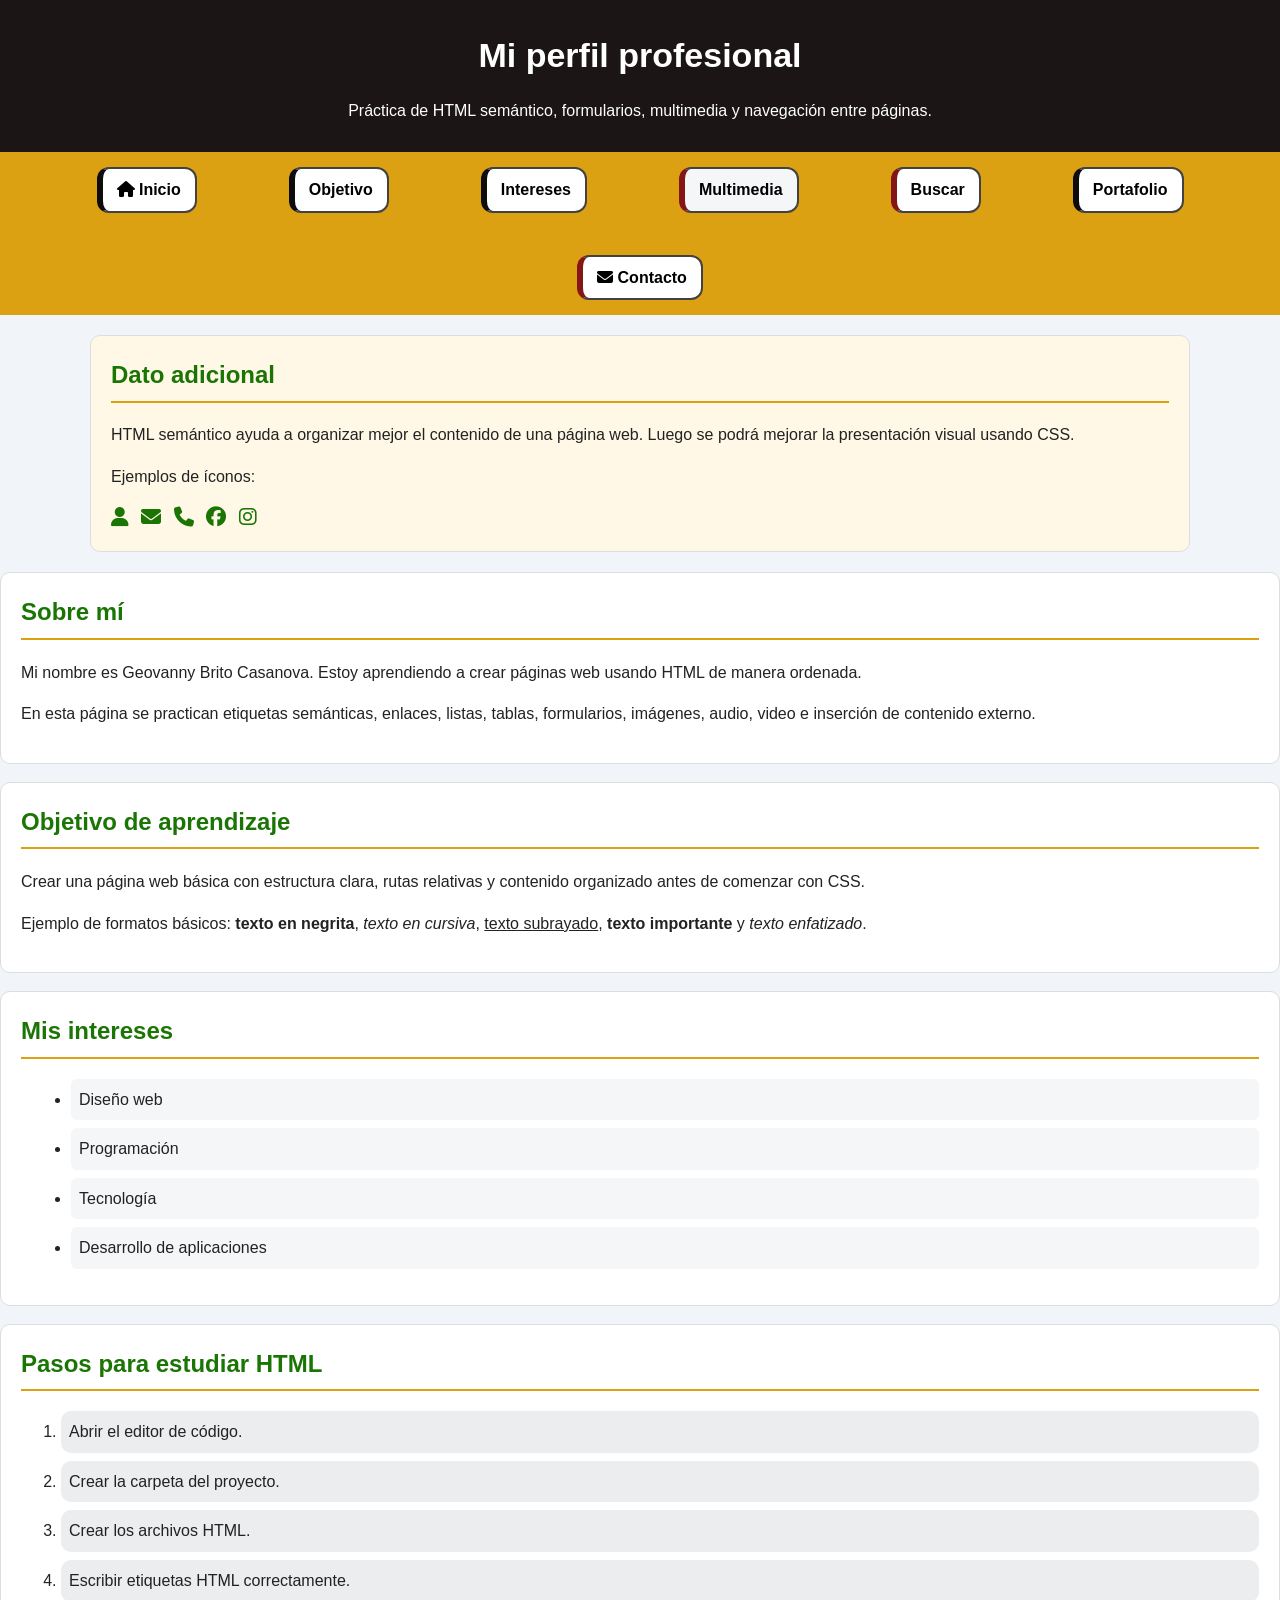
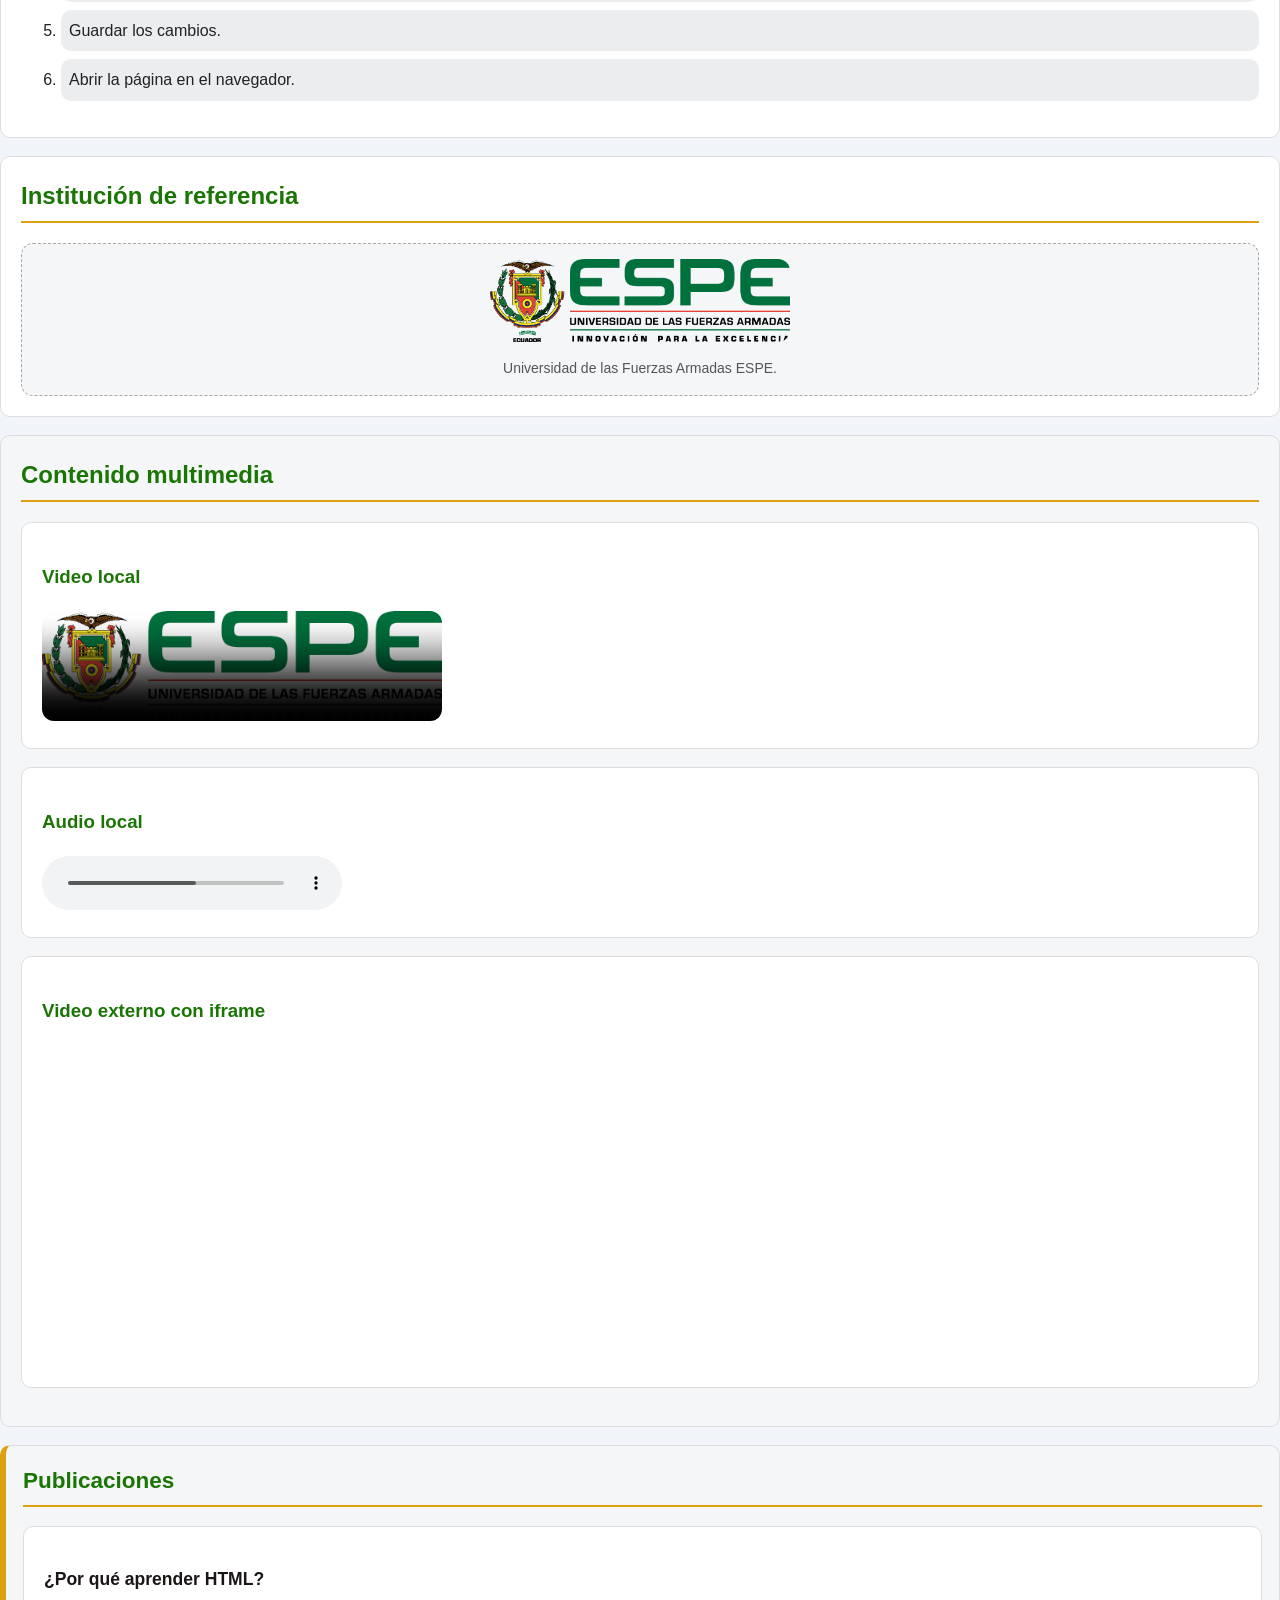
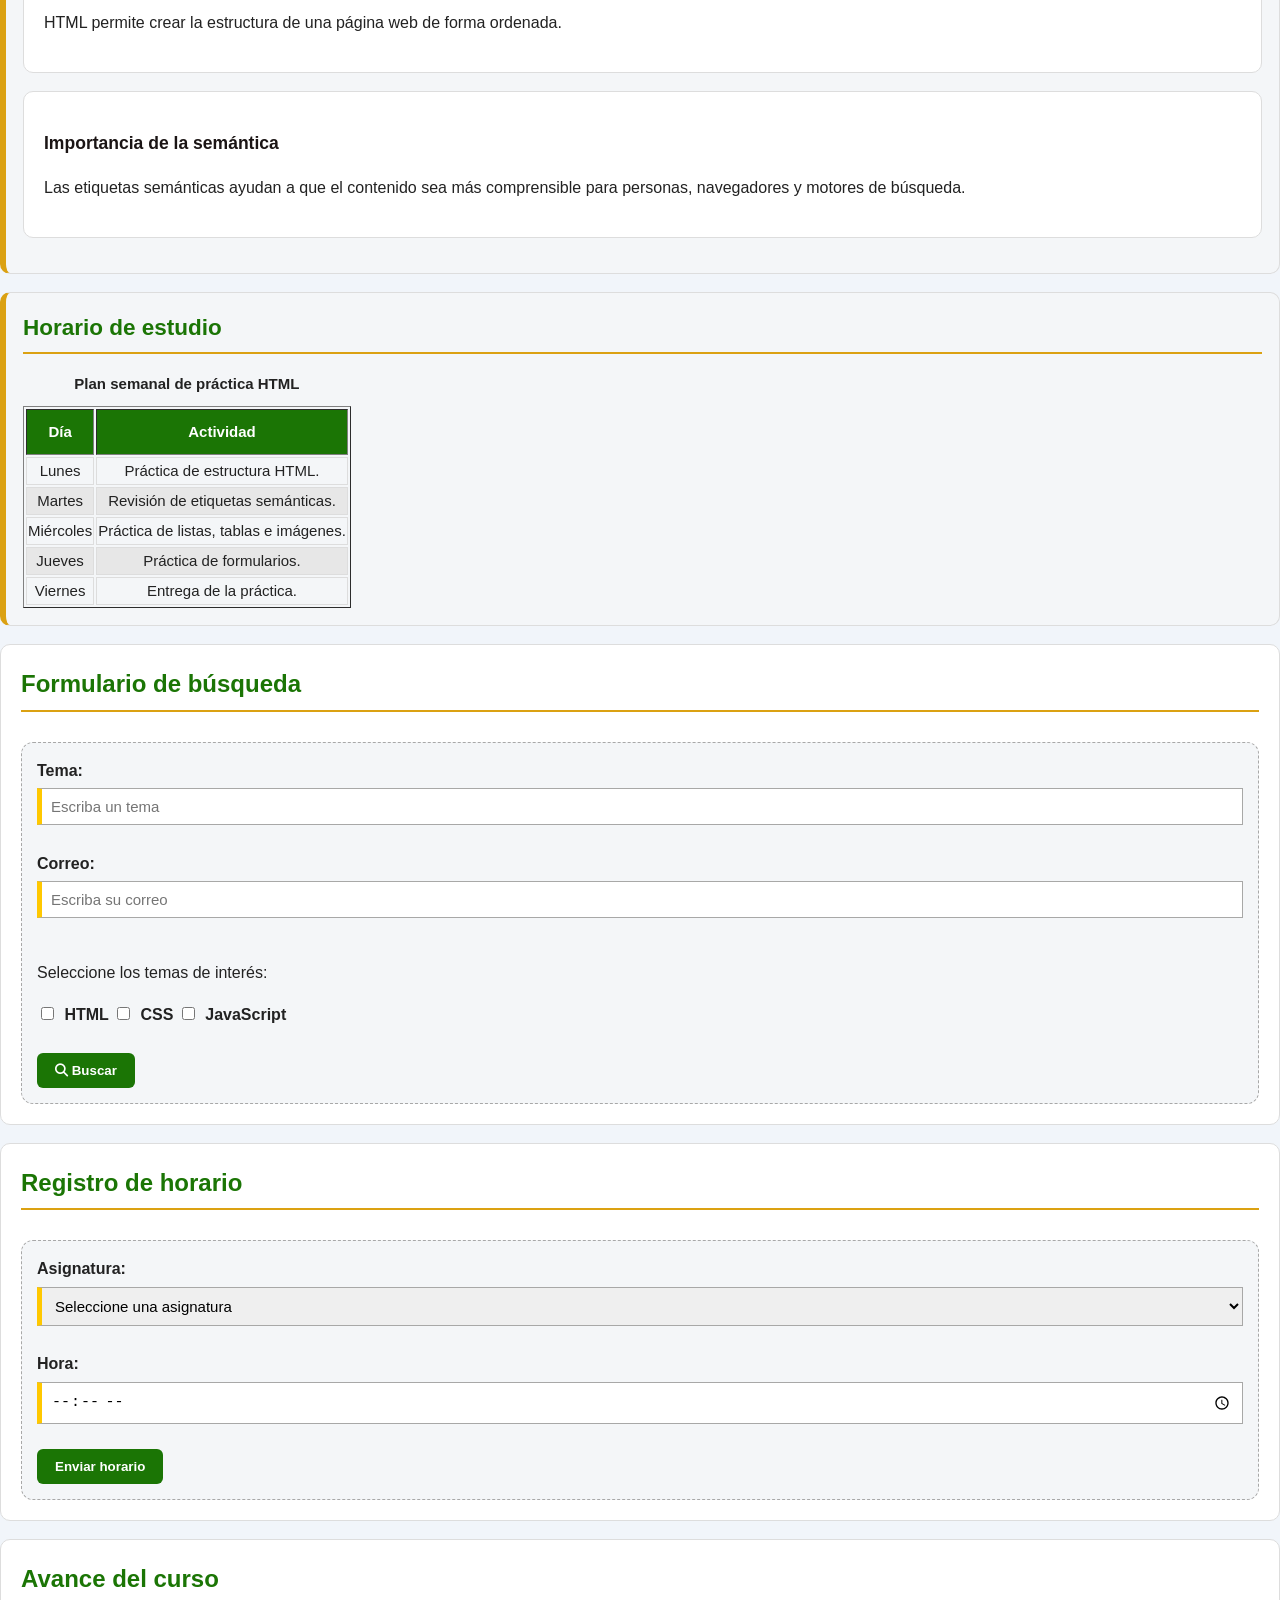
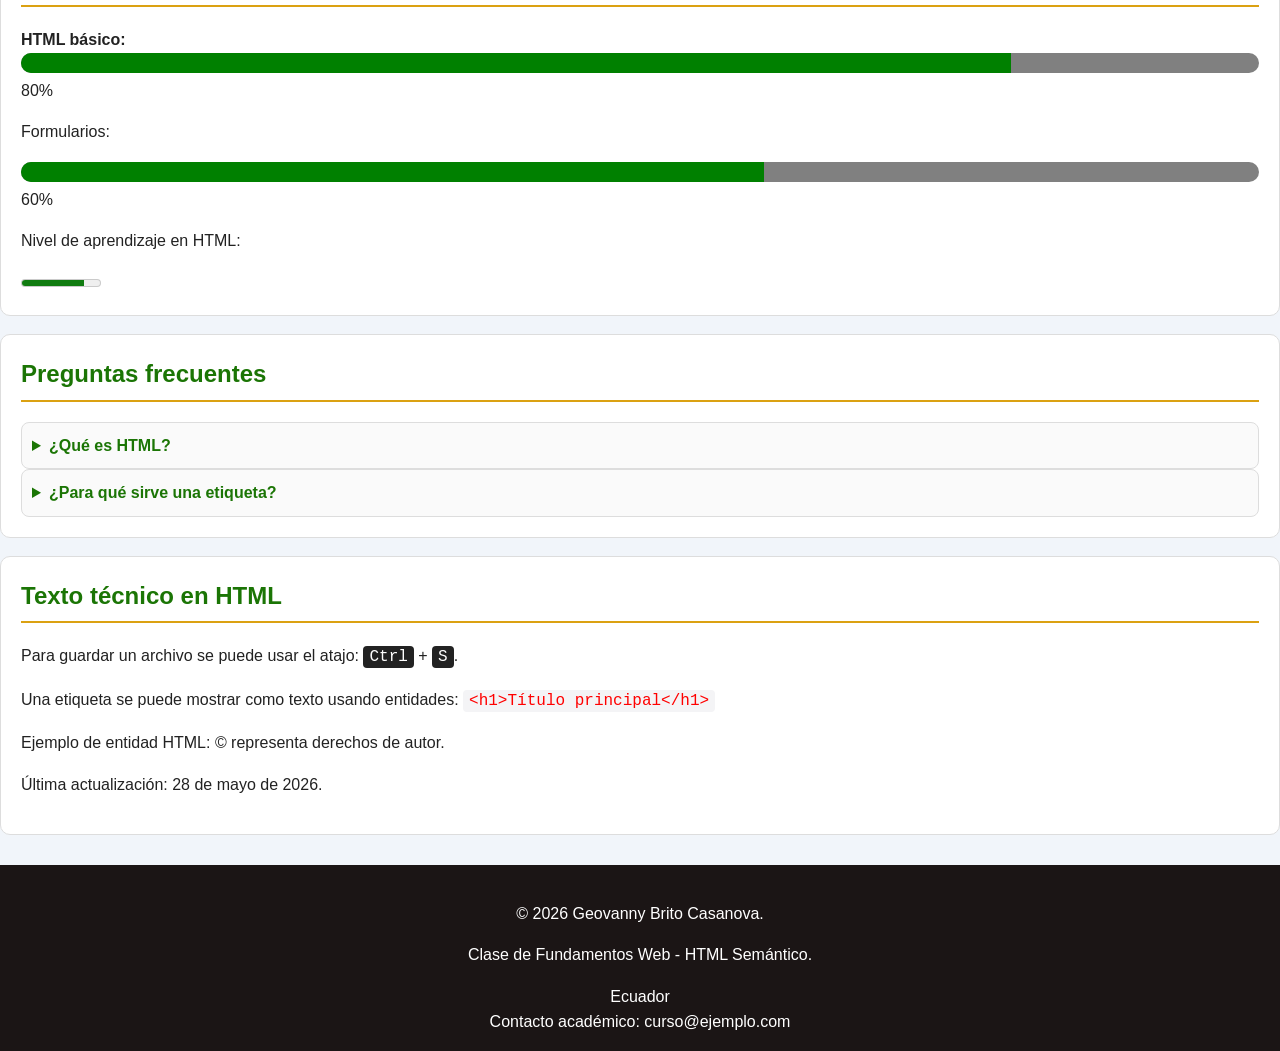
<file: index.html>
<!DOCTYPE html>
<html lang="es">

<head>
    <meta charset="UTF-8">
    <title>Mi perfil profesional</title>
 
    <link rel="icon" href="img/mundito.ico" type="image/x-icon">
 
    <link rel="stylesheet" href="https://cdnjs.cloudflare.com/ajax/libs/font-awesome/6.5.0/css/all.min.css">

    <link rel="stylesheet" href="css/general.css">
    <link rel="stylesheet" href="css/index.css">
</head>

<body>
 
    <header>
        <h1>Mi perfil profesional</h1>
        <p>Práctica de HTML semántico, formularios, multimedia y navegación entre páginas.</p>
    </header>
 
    <nav>
        <a href="index.html" id="inicio" class="botonesnav">
            <i class="fa-solid fa-house"></i>
            Inicio
        </a>

        <a href="#objetivo" id="objetivo" class="botonesnav">Objetivo</a>

        <a href="#intereses" id="intereses" class="botonesnav">Intereses</a>

        <a href="#multimedia" id="multimedia" class="botonesRedireccion">Multimedia</a>

        <a href="pages/buscar.html" class="botonesRedireccion">Buscar</a>

        <a href="pages/portafolio.html" class="botonesnav">Portafolio</a>

        <a href="pages/cto/contacto.html" class="botonesRedireccion">
            <i class="fa-solid fa-envelope"></i>
            Contacto
        </a>
    </nav>
 
    <aside>
        <h2>Dato adicional</h2>
        <p>
            HTML semántico ayuda a organizar mejor el contenido de una página web.
            Luego se podrá mejorar la presentación visual usando CSS.
        </p>

        <p>Ejemplos de íconos:</p>
        <i class="fa-solid fa-user"></i>
        <i class="fa-solid fa-envelope"></i>
        <i class="fa-solid fa-phone"></i>
        <i class="fa-brands fa-facebook"></i>
        <i class="fa-brands fa-instagram"></i>
    </aside>
 
    <main>
 
        <section id="presentacion">
            <h2>Sobre mí</h2>

            <p>
                Mi nombre es Geovanny Brito Casanova. Estoy aprendiendo a crear páginas web
                usando HTML de manera ordenada.
            </p>

            <p>
                En esta página se practican etiquetas semánticas, enlaces, listas, tablas,
                formularios, imágenes, audio, video e inserción de contenido externo.
            </p>
        </section>
 
        <section id="objetivo">
            <h2>Objetivo de aprendizaje</h2>

            <p>
                Crear una página web básica con estructura clara, rutas relativas y contenido
                organizado antes de comenzar con CSS.
            </p>

            <p>
                Ejemplo de formatos básicos:
                <b>texto en negrita</b>,
                <i>texto en cursiva</i>,
                <u>texto subrayado</u>,
                <strong>texto importante</strong> y
                <em>texto enfatizado</em>.
            </p>
        </section>
 
        <section id="intereses">
            <h2>Mis intereses</h2>

            <ul>
                <li>Diseño web</li>
                <li>Programación</li>
                <li>Tecnología</li>
                <li>Desarrollo de aplicaciones</li>
            </ul>
        </section>
 
        <section id="pasos">
            <h2>Pasos para estudiar HTML</h2>

            <ol>
                <li>Abrir el editor de código.</li>
                <li>Crear la carpeta del proyecto.</li>
                <li>Crear los archivos HTML.</li>
                <li>Escribir etiquetas HTML correctamente.</li>
                <li>Guardar los cambios.</li>
                <li>Abrir la página en el navegador.</li>
            </ol>
        </section>
 
        <section>
            <h2>Institución de referencia</h2>

            <figure>
                <img src="img/espe/imagenEjemploEspe.png" alt="Logo de la ESPE" width="300">
                <figcaption>Universidad de las Fuerzas Armadas ESPE.</figcaption>
            </figure>
        </section>
 
        <section id="multimedia">
            <h2>Contenido multimedia</h2>

            <article>
                <h3>Video local</h3>

                <video src="video/videoEjemploDiagnostica.mp4" controls width="400"
                    poster="img/espe/imagenEjemploEspe.png" muted loop>
                    Tu navegador no soporta la etiqueta de video.
                </video>
            </article>

            <article>
                <h3>Audio local</h3>

                <audio src="audio/audioEjemploA7X.mp3" controls loop preload="metadata">
                    Tu navegador no soporta la etiqueta de audio.
                </audio>
            </article>

            <article>
                <h3>Video externo con iframe</h3>

                <iframe width="560" height="315" src="https://www.youtube.com/embed/bdz90srbneU?si=QoyqD5uKp2PkH5kk"
                    title="Video de YouTube" frameborder="0"
                    allow="accelerometer; autoplay; clipboard-write; encrypted-media; gyroscope; picture-in-picture; web-share"
                    referrerpolicy="strict-origin-when-cross-origin" allowfullscreen>
                </iframe>
            </article>
        </section>
 
        <section class="nota">
            <h2>Publicaciones</h2>

            <article>
                <h3>¿Por qué aprender HTML?</h3>
                <p>
                    HTML permite crear la estructura de una página web de forma ordenada.
                </p>
            </article>

            <article>
                <h3>Importancia de la semántica</h3>
                <p>
                    Las etiquetas semánticas ayudan a que el contenido sea más comprensible
                    para personas, navegadores y motores de búsqueda.
                </p>
            </article>
        </section>
 
        <section class="nota">
            <h2>Horario de estudio</h2>

            <table border="1">
                <caption>Plan semanal de práctica HTML</caption>

                <thead>
                    <tr>
                        <th>Día</th>
                        <th>Actividad</th>
                    </tr>
                </thead>

                <tbody>
                    <tr>
                        <td>Lunes</td>
                        <td>Práctica de estructura HTML.</td>
                    </tr>

                    <tr>
                        <td>Martes</td>
                        <td>Revisión de etiquetas semánticas.</td>
                    </tr>

                    <tr>
                        <td>Miércoles</td>
                        <td>Práctica de listas, tablas e imágenes.</td>
                    </tr>

                    <tr>
                        <td>Jueves</td>
                        <td>Práctica de formularios.</td>
                    </tr>

                    <tr>
                        <td>Viernes</td>
                        <td>Entrega de la práctica.</td>
                    </tr>
                </tbody>
            </table>
        </section>
 
        <section>
            <h2>Formulario de búsqueda</h2>
 
            <form method="GET" action="pages/buscar.html">

                <label for="tema">Tema:</label>
                <input type="text" id="tema" name="tema" placeholder="Escriba un tema" required minlength="3"
                    maxlength="20">

                <br><br>

                <label for="correo">Correo:</label>
                <input type="email" id="correo" name="correo" placeholder="Escriba su correo" required>

                <br><br>

                <p>Seleccione los temas de interés:</p>

                <label>
                    <input type="checkbox" name="temas[]" value="html">
                    HTML
                </label>

                <label>
                    <input type="checkbox" name="temas[]" value="css">
                    CSS
                </label>

                <label>
                    <input type="checkbox" name="temas[]" value="javascript">
                    JavaScript
                </label>

                <br><br>

                <button type="submit">
                    <i class="fa-solid fa-magnifying-glass"></i>
                    Buscar
                </button>
            </form>
        </section>
 
        <section>
            <h2>Registro de horario</h2>

            <form method="GET" action="pages/buscar.html">

                <label for="asignatura">Asignatura:</label>
                <select id="asignatura" name="asignatura" required>
                    <option value="">Seleccione una asignatura</option>
                    <option value="programacion">Programación</option>
                    <option value="base_datos">Base de Datos</option>
                    <option value="redes">Redes</option>
                    <option value="sistemas_operativos">Sistemas Operativos</option>
                </select>

                <br><br>

                <label for="hora">Hora:</label>
                <input type="time" id="hora" name="hora" min="08:00" max="17:00" step="1800" required>

                <br><br>

                <button type="submit">Enviar horario</button>
            </form>
        </section>
 
        <section>
            <h2>Avance del curso</h2>

            <label for="avance-html">HTML básico:</label>
            <progress id="avance-html" value="80" max="100"></progress>
            <span>80%</span>

            <p>Formularios:</p>
            <progress value="60" max="100"></progress>
            <span>60%</span>

            <p>Nivel de aprendizaje en HTML:</p>
            <meter value="8" min="0" max="10"></meter>
        </section>
 
        <section>
            <h2>Preguntas frecuentes</h2>

            <details>
                <summary>¿Qué es HTML?</summary>
                <p>HTML es el lenguaje que permite crear la estructura de una página web.</p>
            </details>

            <details>
                <summary>¿Para qué sirve una etiqueta?</summary>
                <p>Una etiqueta indica al navegador cómo debe interpretar una parte del contenido.</p>
            </details>
        </section>
 
        <section>
            <h2>Texto técnico en HTML</h2>

            <p>
                Para guardar un archivo se puede usar el atajo:
                <kbd>Ctrl</kbd> + <kbd>S</kbd>.
            </p>

            <p>
                Una etiqueta se puede mostrar como texto usando entidades:
                <code>&lt;h1&gt;Título principal&lt;/h1&gt;</code>
            </p>

            <p>
                Ejemplo de entidad HTML:
                &copy; representa derechos de autor.
            </p>

            <p>
                Última actualización:
                <time datetime="2026-05-28">28 de mayo de 2026</time>.
            </p>
        </section>

    </main>
 
    <footer>
        <p>&copy; 2026 Geovanny Brito Casanova.</p>
        <p>Clase de Fundamentos Web - HTML Semántico.</p>

        <address>
            Ecuador<br>
            Contacto académico: curso@ejemplo.com
        </address>
    </footer>

</body>

</html>
</file>
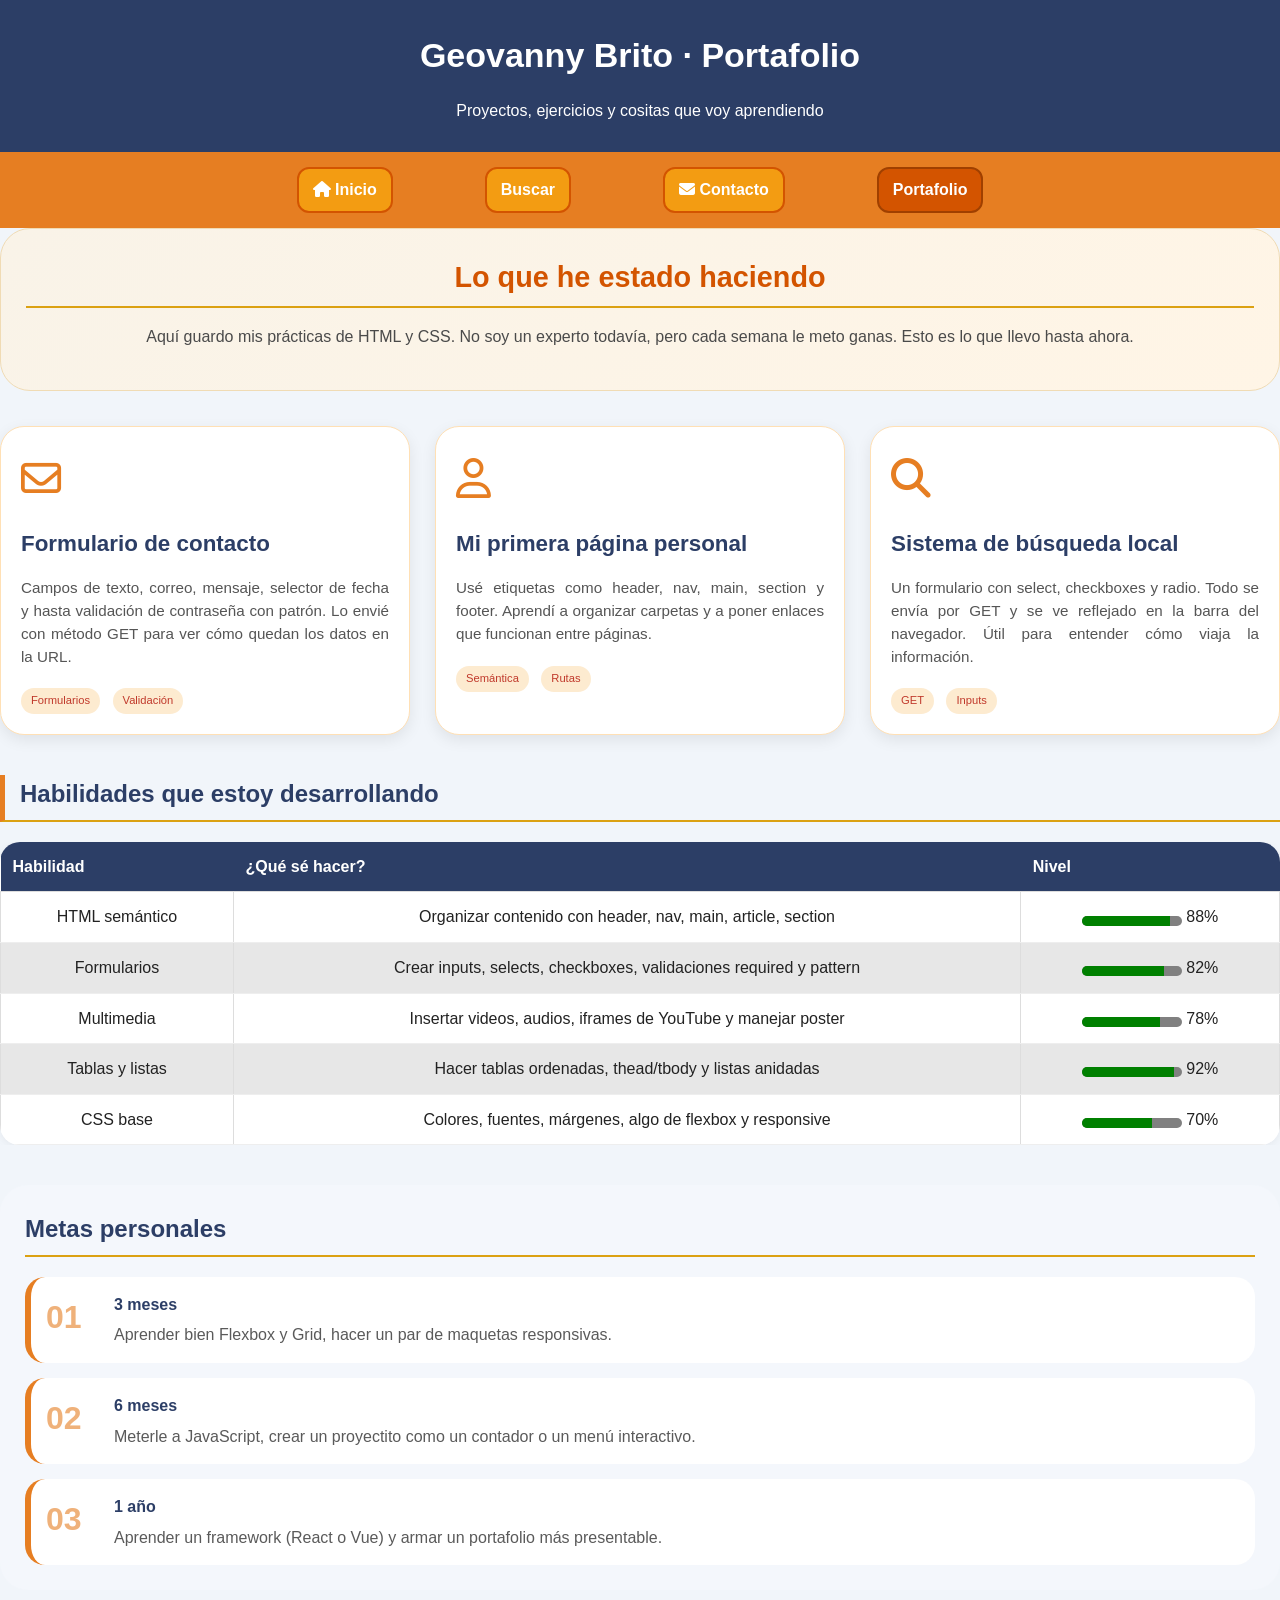
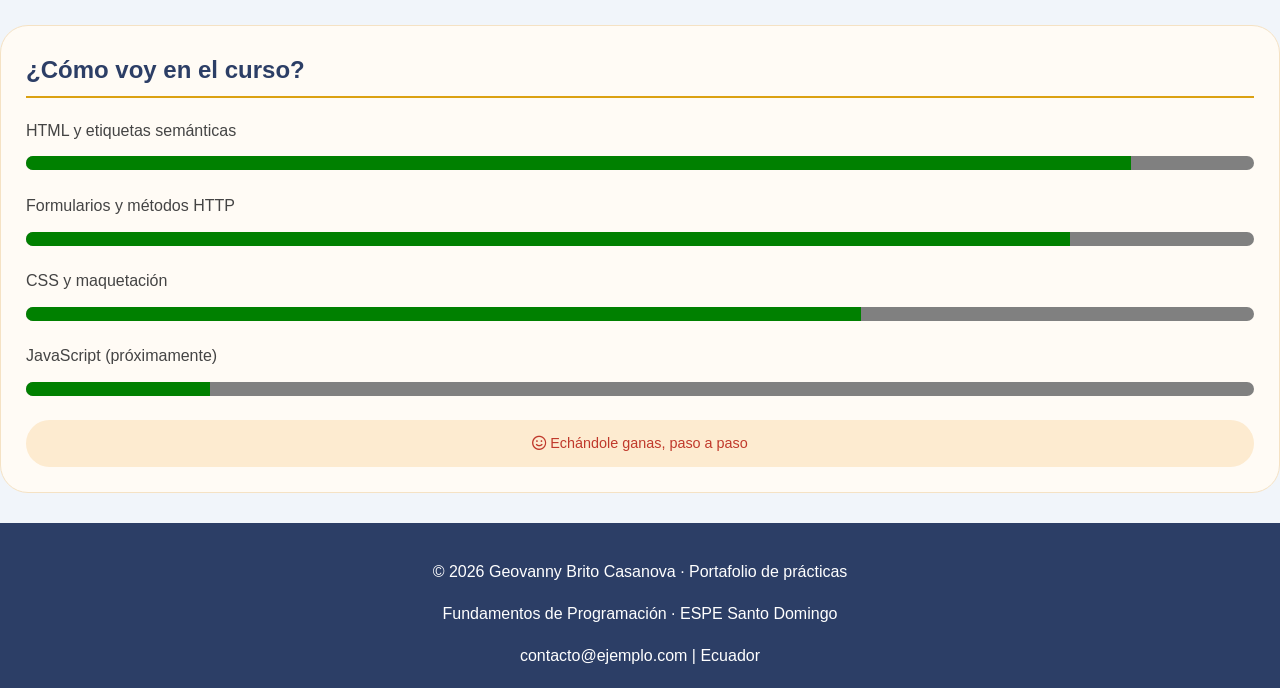
<file: pages/portafolio.html>
<!DOCTYPE html>
<html lang="es">

<head>
    <meta charset="UTF-8">
    <meta name="viewport" content="width=device-width, initial-scale=1.0">
    <title> Mi portafolio · Geovanny Brito</title>

    <link rel="icon" href="../img/mundito.ico" type="image/x-icon">

    <link rel="stylesheet" href="https://cdnjs.cloudflare.com/ajax/libs/font-awesome/6.5.0/css/all.min.css">

    <link rel="stylesheet" href="../css/general.css">
    <link rel="stylesheet" href="../css/portafolio.css">
</head>

<body>

    <header style="background-color: #2c3e66; color: white;">
        <h1> Geovanny Brito · Portafolio</h1>
        <p>Proyectos, ejercicios y cositas que voy aprendiendo</p>
    </header>

    <nav style="background-color: #e67e22;">
        <a href="../index.html" style="background-color: #f39c12; color: white; border-color: #d35400;">
            <i class="fa-solid fa-house"></i> Inicio
        </a>
        <a href="buscar.html" style="background-color: #f39c12; color: white; border-color: #d35400;">Buscar</a>
        <a href="cto/contacto.html" style="background-color: #f39c12; color: white; border-color: #d35400;">
            <i class="fa-solid fa-envelope"></i> Contacto
        </a>
        <a href="portafolio.html" style="background-color: #d35400; color: white; border-color: #a04000;"> Portafolio</a>
    </nav>

    <main>
 
        <div class="bloque-bienvenida">
            <h2> Lo que he estado haciendo </h2>
            <p>Aquí guardo mis prácticas de HTML y CSS. No soy un experto todavía, pero cada semana le meto ganas. Esto es lo que llevo hasta ahora.</p>
        </div>
 
        <div class="mis-proyectos">
            <div class="proyecto-item">
                <div class="icono-proy"><i class="fa-regular fa-envelope"></i></div>
                <h3>Formulario de contacto</h3>
                <p>Campos de texto, correo, mensaje, selector de fecha y hasta validación de contraseña con patrón. Lo envié con método GET para ver cómo quedan los datos en la URL.</p>
                <span class="badge-proyecto"> Formularios</span>
                <span class="badge-proyecto"> Validación</span>
            </div>

            <div class="proyecto-item">
                <div class="icono-proy"><i class="fa-regular fa-user"></i></div>
                <h3>Mi primera página personal</h3>
                <p>Usé etiquetas como header, nav, main, section y footer. Aprendí a organizar carpetas y a poner enlaces que funcionan entre páginas.</p>
                <span class="badge-proyecto"> Semántica</span>
                <span class="badge-proyecto"> Rutas</span>
            </div>

            <div class="proyecto-item">
                <div class="icono-proy"><i class="fa-solid fa-magnifying-glass"></i></div>
                <h3>Sistema de búsqueda local</h3>
                <p>Un formulario con select, checkboxes y radio. Todo se envía por GET y se ve reflejado en la barra del navegador. Útil para entender cómo viaja la información.</p>
                <span class="badge-proyecto"> GET</span>
                <span class="badge-proyecto"> Inputs</span>
            </div>
        </div>
 
        <div class="seccion-tabla">
            <h2> Habilidades que estoy desarrollando</h2>
            <div class="tabla-wrapper">
                <table>
                    <thead>
                        <tr>
                            <th>Habilidad</th>
                            <th>¿Qué sé hacer?</th>
                            <th>Nivel</th>
                        </tr>
                    </thead>
                    <tbody>
                        <tr class="fila-clara">
                            <td> HTML semántico</td>
                            <td>Organizar contenido con header, nav, main, article, section</td>
                            <td><progress value="88" max="100"></progress> 88%</td>
                        </tr>
                        <tr class="fila-oscura">
                            <td> Formularios</td>
                            <td>Crear inputs, selects, checkboxes, validaciones required y pattern</td>
                            <td><progress value="82" max="100"></progress> 82%</td>
                        </tr>
                        <tr class="fila-clara">
                            <td> Multimedia</td>
                            <td>Insertar videos, audios, iframes de YouTube y manejar poster</td>
                            <td><progress value="78" max="100"></progress> 78%</td>
                        </tr>
                        <tr class="fila-oscura">
                            <td> Tablas y listas</td>
                            <td>Hacer tablas ordenadas, thead/tbody y listas anidadas</td>
                            <td><progress value="92" max="100"></progress> 92%</td>
                        </tr>
                        <tr class="fila-clara">
                            <td> CSS base</td>
                            <td>Colores, fuentes, márgenes, algo de flexbox y responsive</td>
                            <td><progress value="70" max="100"></progress> 70%</td>
                        </tr>
                    </tbody>
                </table>
            </div>
        </div>
 
        <div class="metas-laterales">
            <h2> Metas personales</h2>
            <div class="lista-metas">
                <div class="meta-card">
                    <div class="meta-numero">01</div>
                    <div class="meta-texto">
                        <strong> 3 meses</strong>
                        <p>Aprender bien Flexbox y Grid, hacer un par de maquetas responsivas.</p>
                    </div>
                </div>
                <div class="meta-card">
                    <div class="meta-numero">02</div>
                    <div class="meta-texto">
                        <strong> 6 meses</strong>
                        <p>Meterle a JavaScript, crear un proyectito como un contador o un menú interactivo.</p>
                    </div>
                </div>
                <div class="meta-card">
                    <div class="meta-numero">03</div>
                    <div class="meta-texto">
                        <strong> 1 año</strong>
                        <p>Aprender un framework (React o Vue) y armar un portafolio más presentable.</p>
                    </div>
                </div>
            </div>
        </div>
 
        <div class="progreso-estilo">
            <h2> ¿Cómo voy en el curso?</h2>
            <div class="barra-item">
                <span>HTML y etiquetas semánticas</span>
                <progress value="90" max="100"></progress>
            </div>
            <div class="barra-item">
                <span>Formularios y métodos HTTP</span>
                <progress value="85" max="100"></progress>
            </div>
            <div class="barra-item">
                <span>CSS y maquetación</span>
                <progress value="68" max="100"></progress>
            </div>
            <div class="barra-item">
                <span>JavaScript (próximamente)</span>
                <progress value="15" max="100"></progress>
            </div>
            <div class="nota-final">
                <i class="fa-regular fa-face-smile"></i> Echándole ganas, paso a paso
            </div>
        </div>

    </main>

    <footer style="background-color: #2c3e66;">
        <p>© 2026 Geovanny Brito Casanova · Portafolio de prácticas</p>
        <p>Fundamentos de Programación · ESPE Santo Domingo</p>
        <address>contacto@ejemplo.com | Ecuador</address>
    </footer>

</body>

</html>
</file>
<file: css/general.css>
/* ============================================= */
/* =============== CONFIGURACION BASE ========== */
/* ============================================= */
* {
    box-sizing: border-box;
}

body {
    margin: 0;
    font-family: 'Segoe UI', Tahoma, Geneva, Verdana, sans-serif;
    background-color: rgb(241, 245, 250);
    color: #222222;
    line-height: 1.6;
}

/* ========================================= */
/* =============== TITULOS ================= */
/* ========================================= */
h1 {
    margin: 0;
    font-size: 34px;
    text-align: center;
}

h2 {
    color: #1b7505;
    margin-top: 0;
    border-bottom: 2px solid #dba112;
    padding-bottom: 6px;
}

h3 {
    color: rgb(27, 21, 21);
}

/* ============================================= */
/* =============== PARRAFOS Y ENLACES ================= */
/* ============================================= */
p {
    font-size: 16px;
    text-align: justify;
}

a {
    text-decoration: none;
    color: black;
    font-weight: bold;
    font-size: 100%;
    padding: 20px;
    margin: 15px 40px;
}

/* ============================================= */
/* =============== BARRA DE NAVEGACION ================= */
/* ============================================= */
nav {
    padding: 0;
    display: flex;
    justify-content: center;
    flex-wrap: wrap;
    gap: 12px;
    background-color: #dba112;
    text-align: center;
}

nav a {
    border-radius: 6px;
    background-color: white;
    border-radius: 12px;
    border: 2px solid rgb(66, 66, 66);
    padding: 8px 14px;
}

nav a:hover {
    text-decoration: underline;
    transform: scale(1.02);
    color: white;
    background-color: #1b7505;
    padding: 8px 16px;
}

/* ===================================================== */
/* =============== HEADER Y FOOTER ===================== */
/* ===================================================== */
header {
    background-color: rgb(27, 21, 21);
    color: white;
    padding: 28px 16px;
    text-align: center;
}

header p {
    text-align: center;
    margin-bottom: 0;
}

footer {
    background-color: rgb(27, 21, 21);
    color: white;
    text-align: center;
    padding: 20px;
    margin-top: 30px;
}

footer p {
    text-align: center;
}

address {
    font-style: normal;
}

/* ===================================================== */
/* =============== SECCIONES Y CONTENEDORES ============ */
/* ===================================================== */
section,
article,
aside {
    background-color: white;
    padding: 20px;
    margin-bottom: 18px;
    border: 1px solid #dddddd;
    border-radius: 10px;
}

aside {
    width: 90%;
    max-width: 1100px;
    margin: 20px auto;
    background-color: #fff8e6;
}

aside i {
    margin-right: 8px;
    font-size: 20px;
    color: #1b7505;
}

/* ===================================================== */
/* =============== MULTIMEDIA ========================== */
/* ===================================================== */
img,
video,
iframe {
    max-width: 100%;
    border-radius: 12px;
}

figure {
    text-align: center;
    margin: 0;
}

figcaption {
    font-size: 14px;
    color: #555555;
    margin-top: 8px;
}

/* ===================================================== */
/* =============== LISTAS ============================== */
/* ===================================================== */
li {
    margin-bottom: 8px;
}

ul {
    margin-left: 10px;
}

/* ===================================================== */
/* =============== TABLAS ============================== */
/* ===================================================== */
caption {
    font-weight: bold;
    margin-bottom: 10px;
}

th {
    background-color: #1b7505;
    color: white;
    padding: 10px;
}

td {
    text-align: center;
    border: 1px solid #dddddd;
}

tr:nth-child(even) {
    background-color: rgb(231, 231, 231);
}

/* ===================================================== */
/* =============== FORMULARIOS ========================= */
/* ===================================================== */
form {
    margin-top: 30px;
}

label {
    font-weight: bold;
}

input,
select,
textarea {
    width: 100%;
    padding: 9px;
    margin-top: 5px;
    border: 1px solid #a8a8a7;
    font-size: 15px;
}

input[type="checkbox"],
input[type="radio"] {
    width: auto;
    margin-right: 6px;
}

textarea {
    resize: vertical;
}

/* ===================================================== */
/* =============== BOTONES ============================= */
/* ===================================================== */
button {
    background-color: #1b7505;
    color: white;
    border: none;
    padding: 10px 18px;
    border-radius: 6px;
    cursor: pointer;
    font-weight: bold;
}

button:hover {
    background-color: #0d0d0d;
    transform: scale(1.02);
}

/* ===================================================== */
/* =============== ESTADOS DE FORMULARIOS ============== */
/* ===================================================== */
input:focus,
select:focus,
textarea:focus {
    outline: 2px solid #db1212;
}

input:required,
select:required,
textarea:required {
    border-left: 5px solid #ffc800;
}

/* ===================================================== */
/* =============== ESPECIALES ================ */
/* ===================================================== */
details {
    background-color: #fafafa;
    padding: 10px;
    border: 1px solid #dddddd;
    border-radius: 8px;
}

progress {
    width: 100%;
    height: 20px;
    border-radius: 50px;
    overflow: hidden;
    color: red;
}

summary {
    cursor: pointer;
    font-weight: bold;
    color: #1b7505;
}

code {
    background-color: #f4f4f6;
    padding: 2px 6px;
    border-radius: 4px;
    color: red;
}

pre {
    background-color: #f4f4f6;
    color: white;
    padding: 12px;
    border-radius: 8px;
    overflow-x: auto;
}

kbd {
    background-color: #222222;
    padding: 2px 6px;
    border-radius: 4px;
    color: white;
}
</file>
<file: css/index.css>
/* ===================================================== */
/* =============== BORDES PARA BOTONES ====== */
/* ===================================================== */
.botonesnav {
    border-left: 6px solid #0d0d0d;
}

.botonesRedireccion {
    border-left: 6px solid rgb(132, 22, 22);
}

#contacto {
    border-left: 6px solid #1b7505;
}

/* ===================================================== */
/* =============== ESTILOS DE LISTAS POR ID ============ */
/* ===================================================== */
#intereses li {
    background-color: #f4f6f8;
    margin-bottom: 8px;
    padding: 8px;
    border-radius: 6px;
}

#pasos li {
    background-color: #ebedef;
    margin-bottom: 8px;
    padding: 8px;
    border-radius: 10px;
}

/* ============================================= */
/* =============== MULTIMEDIA ================== */
/* ============================================= */
#multimedia {
    background-color: #f4f6f8;
}

#multimedia h3 {
    color: #1b7505;
}

/* ===================================================== */
/* =============== FORMULARIOS Y FIGURAS =============== */
/* ===================================================== */
section form {
    background-color: #f4f6f8;
    padding: 15px;
    border-radius: 12px;
    border: 1px dashed #a8a8a8;
}

main figure {
    background-color: #f4f6f8;
    padding: 15px;
    border-radius: 12px;
    border: 1px dashed #a8a8a8;
}

/* ========================================= */
/* =============== NOTAS =================== */
/* ========================================= */
.nota {
    background-color: #f4f6f8;
    border-left: 6px solid #dba112;
    padding: 17px;
    font-size: 15px;
}

/* ===================================================== */
/* =============== RESPONSIVE (PANTALLAS < 700px) ====== */
/* ===================================================== */
@media (max-width: 700px) {

    /* Menú en columna */
    nav {
        flex-direction: column;
    }

    /* Enlaces de navegación ocupan todo el ancho */
    nav a {
        width: 100%;
        text-align: center;
    }

    /* Título más pequeño */
    h1 {
        font-size: 26px;
    }

    /* Contenido principal y lateral con ancho reducido */
    main,
    aside {
        width: 95%;
    }

    /* Reducción de padding en contenedores */
    section,
    article,
    aside {
        padding: 15px;
    }

    /* Texto de tabla más pequeño */
    table {
        font-size: 14px;
    }

    /* Elementos de formulario ocupan todo el ancho */
    input,
    select,
    textarea,
    button {
        width: 100%;
        max-width: 100%;
        box-sizing: border-box;
        font-size: 16px;
    }

    /* Elementos multimedia responsivos */
    input,
    select,
    textarea,
    button,
    meter,
    progress,
    audio {
        width: 100%;
        max-width: 100%;
        box-sizing: border-box;
        font-size: 16px;
    }
}
</file>
<file: css/portafolio.css>
/* Bloque de bienvenida */
.bloque-bienvenida {
    background: linear-gradient(135deg, #f9f3e8 0%, #fff5e6 100%);
    padding: 25px;
    border-radius: 30px;
    margin-bottom: 30px;
    text-align: center;
    border: 1px solid #f0dbb4;
}

.bloque-bienvenida h2 {
    color: #d35400;
    font-size: 1.8rem;
    margin-bottom: 12px;
}

.bloque-bienvenida p {
    font-size: 1rem;
    color: #4a4a4a;
    text-align: center;
}

/* Contenedor de proyectos (tarjetas) */
.mis-proyectos {
    display: grid;
    grid-template-columns: repeat(auto-fit, minmax(280px, 1fr));
    gap: 25px;
    margin: 35px 0;
}

.proyecto-item {
    background-color: #ffffff;
    border-radius: 24px;
    padding: 20px;
    box-shadow: 0 5px 15px rgba(0, 0, 0, 0.08);
    transition: all 0.2s ease;
    border: 1px solid #ffe0b5;
}

.proyecto-item:hover {
    transform: translateY(-5px);
    box-shadow: 0 10px 25px rgba(0, 0, 0, 0.12);
    border-color: #e67e22;
}

.icono-proy {
    font-size: 2.5rem;
    color: #e67e22;
    margin-bottom: 15px;
}

.proyecto-item h3 {
    color: #2c3e66;
    font-size: 1.4rem;
    margin: 10px 0 12px 0;
}

.proyecto-item p {
    color: #555;
    font-size: 0.95rem;
    line-height: 1.5;
    margin-bottom: 15px;
}

.badge-proyecto {
    display: inline-block;
    background-color: #fdebd0;
    color: #c0392b;
    font-size: 0.7rem;
    padding: 4px 10px;
    border-radius: 20px;
    margin-right: 8px;
    margin-top: 5px;
}

/* Tabla de habilidades */
.seccion-tabla {
    margin: 40px 0;
}

.seccion-tabla h2 {
    color: #2c3e66;
    border-left: 5px solid #e67e22;
    padding-left: 15px;
    margin-bottom: 20px;
}

.tabla-wrapper {
    overflow-x: auto;
}

table {
    width: 100%;
    border-collapse: collapse;
    background-color: white;
    border-radius: 20px;
    overflow: hidden;
    box-shadow: 0 2px 8px rgba(0, 0, 0, 0.05);
}

th {
    background-color: #2c3e66;
    color: white;
    padding: 12px;
    text-align: left;
    font-weight: 600;
}

td {
    padding: 12px;
    border-bottom: 1px solid #eee;
}

.fila-clara {
    background-color: #ffffff;
}

.fila-oscura {
    background-color: #fef9f0;
}

progress {
    width: 100px;
    height: 10px;
    border-radius: 10px;
}

/* Metas laterales (estilo diferente) */
.metas-laterales {
    background-color: #f4f7fc;
    border-radius: 28px;
    padding: 25px;
    margin: 35px 0;
}

.metas-laterales h2 {
    color: #2c3e66;
    margin-top: 0;
    margin-bottom: 20px;
}

.lista-metas {
    display: flex;
    flex-direction: column;
    gap: 15px;
}

.meta-card {
    display: flex;
    align-items: flex-start;
    gap: 18px;
    background-color: white;
    padding: 15px;
    border-radius: 20px;
    border-left: 6px solid #e67e22;
    transition: all 0.2s;
}

.meta-card:hover {
    background-color: #fffaf2;
    transform: translateX(5px);
}

.meta-numero {
    font-size: 2rem;
    font-weight: bold;
    color: #e67e22;
    opacity: 0.6;
    min-width: 50px;
}

.meta-texto strong {
    color: #2c3e66;
    font-size: 1rem;
}

.meta-texto p {
    margin: 5px 0 0 0;
    color: #5a5a5a;
}

/* Progreso general con otro look */
.progreso-estilo {
    background-color: #fffbf5;
    border-radius: 28px;
    padding: 25px;
    margin-top: 30px;
    border: 1px solid #f5e2c4;
}

.progreso-estilo h2 {
    color: #2c3e66;
    margin-top: 0;
    margin-bottom: 20px;
}

.barra-item {
    margin-bottom: 18px;
}

.barra-item span {
    display: block;
    font-weight: 500;
    margin-bottom: 6px;
    color: #444;
}

.barra-item progress {
    width: 100%;
    height: 14px;
    border-radius: 20px;
}

.nota-final {
    text-align: center;
    margin-top: 20px;
    padding: 12px;
    background-color: #fdebd0;
    border-radius: 50px;
    color: #c0392b;
    font-size: 0.9rem;
}

/* Responsive */
@media (max-width: 700px) {
    .mis-proyectos {
        grid-template-columns: 1fr;
    }
    
    .meta-card {
        flex-direction: column;
        gap: 8px;
    }
    
    .meta-numero {
        font-size: 1.5rem;
    }
    
    .bloque-bienvenida h2 {
        font-size: 1.4rem;
    }
    
    table {
        font-size: 0.85rem;
    }
    
    td, th {
        padding: 8px;
    }
}
</file>
